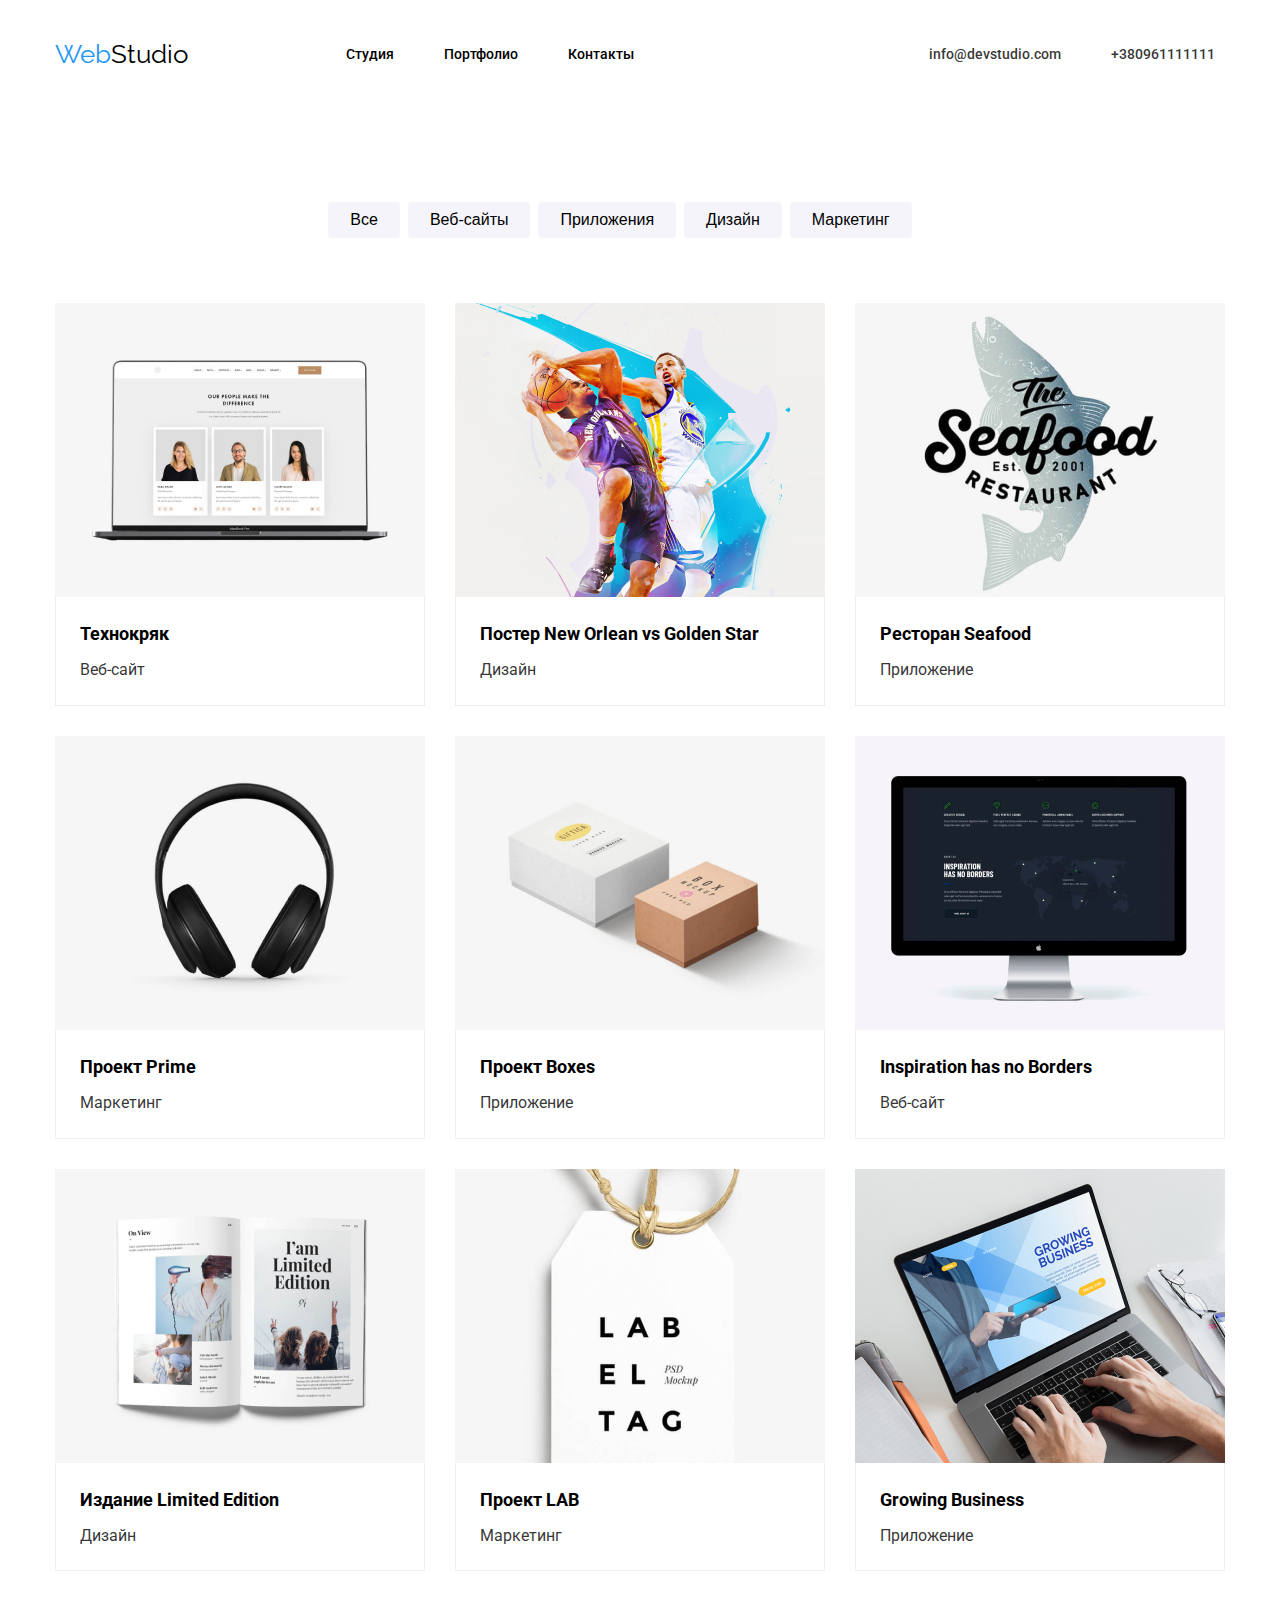
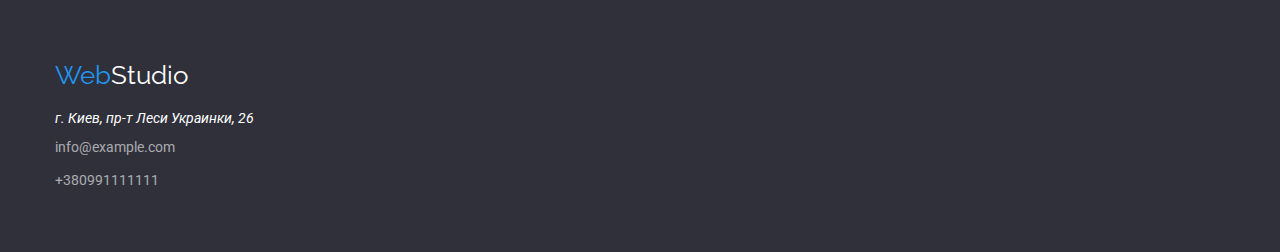
<file: portfolio.html>
<!DOCTYPE html>
<html lang="ru">
<head>
    <meta charset="UTF-8">
    <meta http-equiv="X-UA-Compatible" content="IE=edge">
    <meta name="viewport" content="width=device-width, initial-scale=1.0">
    <title>Document</title>
    <link href="https://fonts.googleapis.com/css2?family=Raleway:wght@700&family=Roboto:wght@400;500;700;900&display=swap" rel="stylesheet">
    <link rel="stylesheet" href="./css/main.css">
</head>
<body>
    <!-- header -->
    <header class="header">
        <div class="content-section">
            <a href="./index.html" class="logo">
                <span class="logo-blue">Web</span>Studio </a>
    
    
            <nav class="header-nav">
                <ul class="list">
                    <li class="item"><a href="" class="nav-link">Студия</a></li>
                    <li class="item"><a href="./portfolio.html" class="nav-link">Портфолио</a></li>
                    <li class="item"><a href="" class="nav-link">Контакты</a></li>
                </ul>
            </nav>
            <ul class="contacts list">
                <li class="item"><a href="mailto:info@devstudio.com" class="contact-link">info@devstudio.com</a></li>
                <li class="item"><a href="tel:+380961111111" class="contact-link">+380961111111</a></li>
            </ul>
        </div>
    </header>
    <!-- Main -->
    <main>
     <section class="portfolio">
        <h1 class="hidden">Наши работы</h1>
            <ul class="list">
                <li class="item"><button class="nav-button">Все</button></li>
                <li class="item"><button class="nav-button">Веб-сайты</button></li>
                <li class="item"><button class="nav-button">Приложения</button></li>
                <li class="item"><button class="nav-button">Дизайн</button></li>
                <li class="item"><button class="nav-button">Маркетинг</button></li>   
            </ul>
            <ul class="portfolio-list">
                <li class="card">
                    <img src="./images/portfolio1.jpg" alt="Технокряк">
                   <div class="card-bottom">
                    <h2 class="title">Технокряк</h2>
                    <p class="text">Веб-сайт</p>
                    </div>
                </li>
                <li class="card">
                    <img src="./images/portfolio2.jpg" alt="Постер New Orlean vs Golden Star">
                   <div class="card-bottom">
                    <h2 class="title">Постер New Orlean vs Golden Star</h2>
                    <p class="text">Дизайн</p>
                    </div>
                </li>
                <li class="card">
                    <img src="./images/portfolio3.jpg" alt="Ресторан Seafood ">
                    <div class="card-bottom">
                    <h2 class="title">Ресторан Seafood</h2>
                    <p class="text">Приложение</p>
                    </div>
                </li>
                <li class="card">
                    <img src="./images/portfolio4.jpg" alt="Проект Prime">
                    <div class="card-bottom">
                    <h2 class="title">Проект Prime</h2>
                    <p class="text">Маркетинг</p>
                    </div>
                </li>
                <li class="card">
                    <img src="./images/portfolio5.jpg" alt="Проект Boxes">
                    <div class="card-bottom">
                    <h2 class="title">Проект Boxes</h2>
                    <p class="text">Приложение</p>
                    </div>
                </li>
                <li class="card">
                    <img src="./images/portfolio6.jpg" alt="Inspiration has no Borders">
                   <div class="card-bottom">
                    <h2 class="title">Inspiration has no Borders</h2>
                    <p class="text">Веб-сайт</p>
                    </div>
                </li>
                <li class="card">
                    <img src="./images/portfolio7.jpg" alt="Издание Limited Edition">
                    <div class="card-bottom">
                    <h2 class="title">Издание Limited Edition</h2>
                    <p class="text">Дизайн</p>
                    </div>
                </li>
                <li class="card">
                    <img src="./images/portfolio8.jpg" alt="Проект LAB">
                    <div class="card-bottom">
                    <h2 class="title">Проект LAB</h2>
                    <p class="text">Маркетинг</p>
                    </div>
                </li>
                <li class="card">
                    <img src="./images/portfolio9.jpg" alt="Growing Business">
                    <div class="card-bottom">
                    <h2 class="title">Growing Business</h2>
                    <p class="text">Приложение</p>
                    </div>
                </li>
            </ul>
     </section>
    </main>
    <!-- footer -->
        <footer>
            <section class="footer">
                <div class="footer-container">
                <div class="footer-items">
                    <a href="./index.html" class="footer-logo">
                        <span class="footer-logo-blue">Web</span>Studio </a>
                    <address class="footer-address">
                        г. Киев, пр-т Леси Украинки, 26
                    </address>
                    <a href="mailto:info@example.com" class="footer-contact-link">info@example.com</a>
                
                    <a href="tel:+380991111111" class="footer-contact-link">+380991111111</a>
                </div>
                </div>
            </section>
        
        </footer>
    
</body>
</html>
<!-- <div class="address-block">
    <a href="./index.html" class="logo footer"><span class="logo-blue">Web</span>Studio</a>
    <address>
        г. Киев, пр-т Леси Украинки, 26
    </address>
    <a href="mailto:info@example.com" class="contact-link">info@example.com</a><br />
    <a href="tel:+380991111111" class="contact-link">+380991111111</a>

</div> -->
</file>
<file: css/main.css>
:root {
  --title-text-color: rgb(0, 0, 0);
  --main-text-color: rgba(0, 0, 0, 0.8);
  --hover: #2196f3;
  --white: #ffffff;
  /* кнопка */
  --bcg-current-hover-button: #2196f3;
  --text-hover-button: #ffffff;
  --bcg-button: #f5f4fa;
  --text-button: rgb(0, 0, 0);
}
/* General */
html {
  box-sizing: border-box;
}
*,
*::before,
*::after {
  box-sizing: inherit;
}
body {
  font-family: 'Roboto', sans-serif;
  font-size: 14px;
  color: var(--main-text-color);
  margin: 0;
  padding: 0;

  /* margin-left: auto;
  margin-right: auto; */
}
a {
  text-decoration: none;
}
.hidden {
  display: none;
}
.list {
  list-style: none;
}
.container {
  width: 1200px;
}
.section {
  padding-top: 94px;
  padding-bottom: 94px;
}

/* Header */

.content-section {
  width: 1200px;
  margin-left: auto;
  margin-right: auto;
  display: flex;
  align-items: center;
}
.logo {
  margin-left: 15px;
  margin-top: 24px;
  margin-bottom: 25px;

  font-family: 'Raleway', sans-serif;
  font-size: 26px;
  color: var(--title-text-color);
}
.logo-blue {
  font-family: 'Raleway', sans-serif;
  color: #2196f3;
}
.logo:hover,
.logo:focus {
  color: var(--hover);
}
.logo-blue:hover,
.logo-blue:focus {
  color: var(--hover);
}

.nav-link {
  font-family: 'Roboto', sans-serif;
  font-weight: 500;
  font-style: normal;
  color: var(--title-text-color);
}
.nav-link:hover,
.nav-link:focus {
  color: var(--hover);
}

.contact-link {
  font-family: 'Roboto', sans-serif;
  font-weight: 500;
  font-style: normal;
  color: var(--main-text-colorr);
}
.contact-link:hover,
.contact-link:focus {
  color: var(--hover);
}
.header-nav {
  margin-left: 93px;
}
.header-nav .item {
  margin: 32px 25px;
}
.header-nav .list {
  display: flex;
}
.contacts.list {
  margin-left: auto;
  display: flex;
}
.contacts .item {
  margin: 32px 25px;
}
/* Main */
/* Hero */
.hero.section .contentbox {
  margin-left: auto;
  margin-right: auto;
  text-align: center;
  width: 500px;
}
.title {
  font-weight: 700;
  color: var(--title-text-color);
}
.hero {
  color: var(--white);
  background: #2f303a;
}
.hero-text {
  font-size: 44px;
  font-weight: 900;
  line-height: 1.36;
}
.order-button {
  display: inline-block;
  width: 200px;
  height: 50px;
  padding: 10px 34px;

  cursor: pointer;
  font-size: 16px;
  font-weight: 700;
  line-height: 1.8;
  color: var(--text-hover-button);
  background-color: var(--bcg-current-hover-button);
}

/* Section About Us */
.features .list {
  width: 1200px;
  display: flex;
  padding-left: 0;
  margin-left: auto;
  margin-right: auto;
  justify-content: center;
}
.features .item {
  width: 270px;
  margin-left: 30px;
}
.features .item:first-child {
  margin-left: 0;
}
.features .title {
  font-family: 'Roboto';
  font-style: normal;
  font-weight: 700;
  font-size: 14px;
  line-height: 1.17;
  color: var(--title-text-color);
}

.features .text {
  height: 75px;
  font-size: 14px;
  line-height: 1.71;
  color: var(--main-text-color);
}
.features .text::selection {
  background-color: cyan;
  color: red;
}
/* Section What we do */
.works-title {
  font-size: 36px;
  line-height: 1.17;
  color: var(--title-text-color);
  text-align: center;
}
.works.section .list {
  display: flex;
  width: 1200px;
  margin-top: 50px;
  margin-left: auto;
  margin-right: auto;
  justify-content: center;
  padding: 0;
}
.works.section .item {
  margin-right: 30px;
}
.works.section .item:last-child {
  margin-right: 0px;
}

/* Section Our comand */
.comand {
  background-color: #f5f4fa;
}
.comand .list {
  display: flex;
  width: 1200px;
  margin-left: auto;
  margin-right: auto;
  justify-content: center;
  padding: 0;
}
.comand .item:not(:last-child) {
  margin-right: 30px;
  background: #ffffff;
  box-shadow: 0px 1px 3px rgba(0, 0, 0, 0.12), 0px 1px 1px rgba(0, 0, 0, 0.14),
    0px 2px 1px rgba(0, 0, 0, 0.2);
  border-radius: 0px 0px 4px 4px;
}
.comand-title {
  font-size: 36px;
  line-height: 1.17;
  color: var(--title-text-color);
  text-align: center;
}
.comand .title {
  font-size: 16px;
  line-height: 1.17;
  color: var(--title-text-color);
  text-align: center;
}

.comand .text {
  font-size: 16px;
  line-height: 1.17;
  color: var(--main-text-color);
  text-align: center;
}
/* Footer */
.footer {
  background-color: #2f303a;
  display: flex;
}
.footer-logo {
  font-family: 'Raleway', sans-serif;
  font-size: 26px;
  color: var(--white);
}
.footer-logo-blue {
  font-family: 'Raleway', sans-serif;
  color: var(--hover);
}
.footer-logo:hover,
.footer-logo:focus {
  color: var(--hover);
}
.footer-logo-blue:hover,
.footer-logo-blue:focus {
  color: var(--hover);
}
.footer-container {
  display: flex;
  width: 1200px;
  margin-left: auto;
  margin-right: auto;
}
.footer-items {
  width: 231px;

  margin: 60px 15px;
}
.footer-address {
  margin-top: 20px;
  margin-bottom: 9px;

  color: var(--white);
}
.footer-contact-link {
  display: block;
  margin-bottom: 9px;
  font-family: 'Roboto';
  font-style: normal;
  font-weight: 400;
  font-size: 14px;
  line-height: 24px;
  color: rgba(255, 255, 255, 0.6);
}
.footer-contact-link:last-child {
  margin-bottom: 0;
}

/* Section Portfolio - Our Works */

.portfolio .list {
  display: flex;
  width: 1200px;
  justify-content: center;
  margin-top: 94px;
  margin-bottom: 50px;
}
.portfolio .item:not(:last-child) {
  margin-right: 8px;
}

.nav-button {
  padding: 6px 22px;
  color: var(--text-button);
  font-size: 16px;
  font-weight: 500;
  line-height: 1.5;
  background-color: var(--bcg-button);
  border-radius: 4px;
  border-color: var(--bcg-button);
  border: 0;
  cursor: pointer;
}
.nav-button:hover,
.nav-button:focus {
  color: var(--white);
  background-color: var(--bcg-current-hover-button);
}
/* Cards */

.portfolio-list {
  display: flex;
  flex-wrap: wrap;
  width: 1200px;
  list-style-type: none;
  justify-content: center;
  margin-left: auto;
  margin-right: auto;
  padding: 0;
}
.portfolio-list .card {
  margin: 15px;
}
.card .card-bottom {
  margin-top: -5px;
  border: 1px solid #eeeeee;
}
.portfolio-list .title {
  margin: 20px 24px 4px 24px;
  font-size: 18px;
  font-weight: 700;
  line-height: 2;
}
.portfolio-list .text {
  margin: 4px 24px 20px 24px;
  font-size: 16px;
  font-weight: 400;
  line-height: 1.8;
}
</file>
